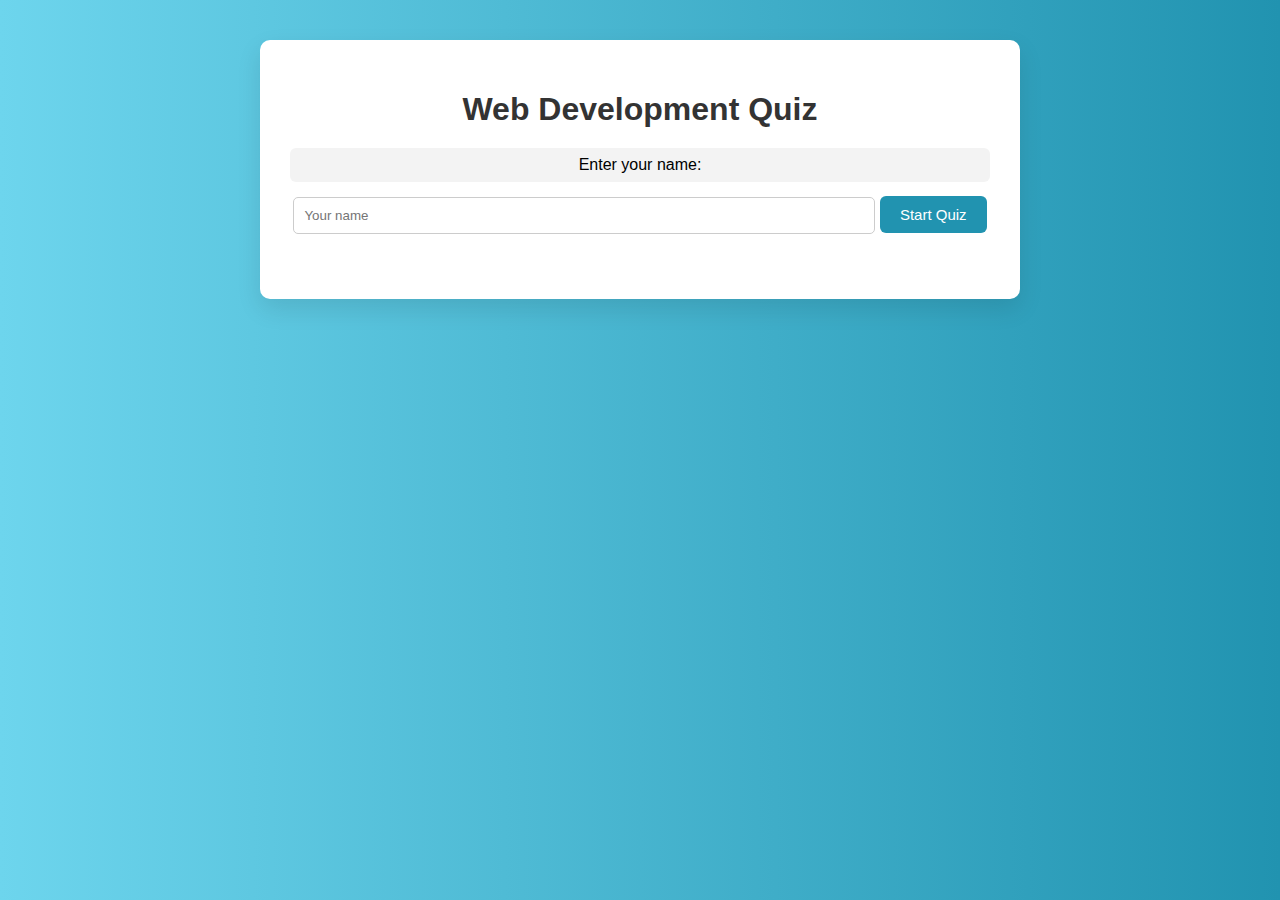
<file: INTERACTIVE QUIZ/index.html>
<!DOCTYPE html>
<html lang="en">
<head>
  <meta charset="UTF-8" />
  <meta name="viewport" content="width=device-width, initial-scale=1.0"/>
  <title>Interactive Quiz</title>
  <link rel="stylesheet" href="style.css" />
</head>
<body>
  <div class="quiz-container">
    <h1>Web Development Quiz</h1>

    <div id="login-section">
      <label for="username">Enter your name:</label>
      <input type="text" id="username" placeholder="Your name" />
      <button id="start-btn">Start Quiz</button>
    </div>

    <div id="quiz-section" style="display: none;">
      <div id="timer">Time Left: 60s</div>
      <form id="quiz-form"></form>

      <div class="nav-buttons">
        <button type="button" id="prev-btn">Previous</button>
        <button type="button" id="next-btn">Next</button>
      </div>

      <button id="submit-btn" type="button">Submit Quiz</button>
      <button id="restart-btn" type="button" style="display: none;">Restart Quiz</button>
    </div>

    <div id="result" class="result-box"></div>
    <div id="history" class="result-box"></div>
  </div>

  <script src="script.js"></script>
</body>
</html>
</file>
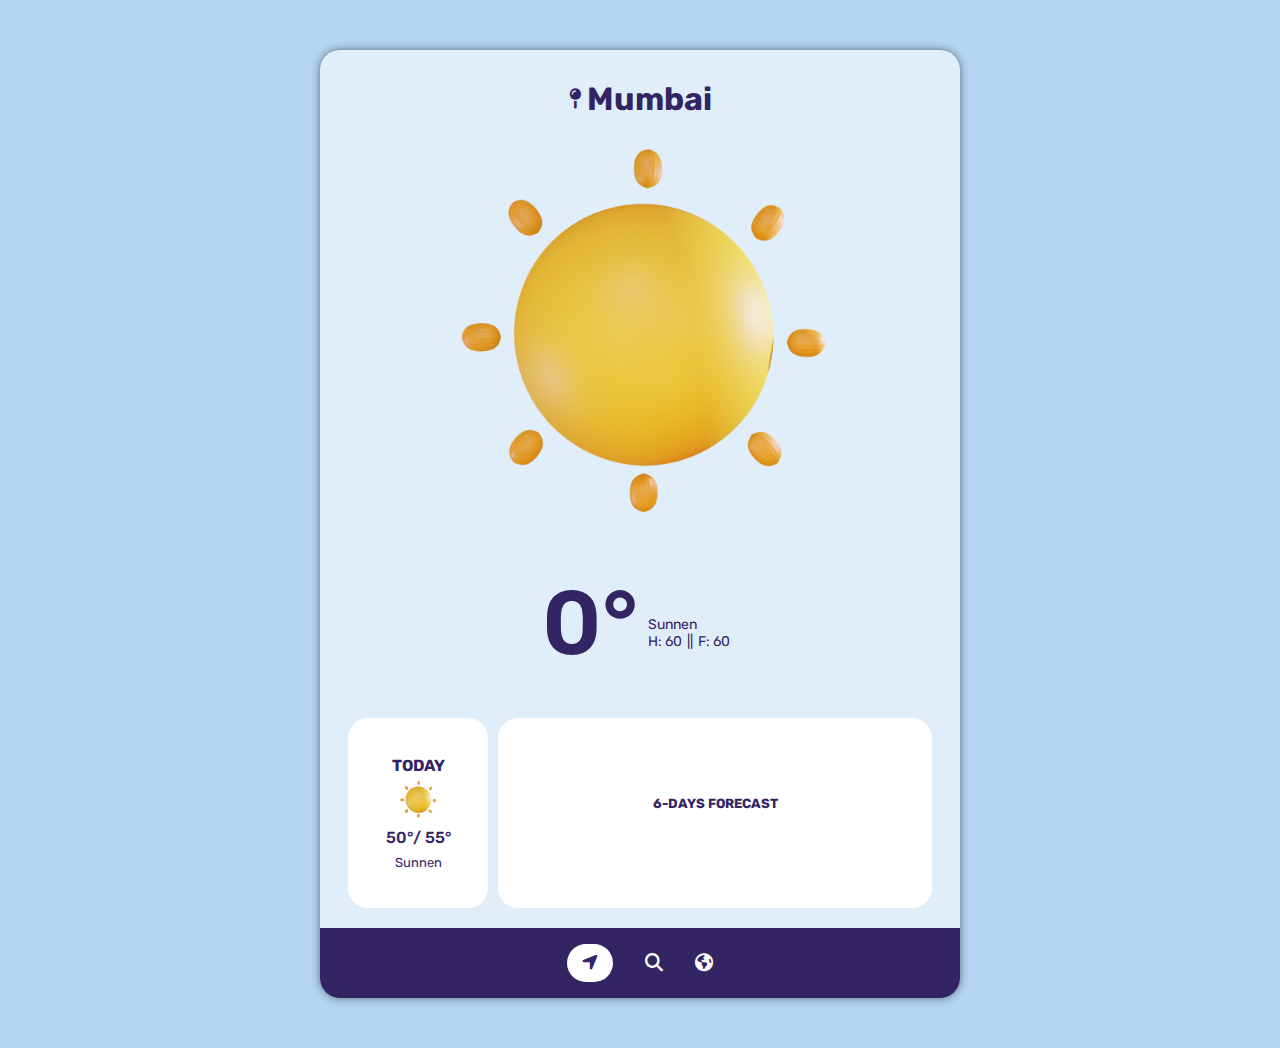
<file: WEATHER APP/weather-app--main/index.html>
<!DOCTYPE html>
<html lang="en">
  <head>
    <meta charset="UTF-8" />
    <meta name="viewport" content="width=device-width, initial-scale=1.0" />
    <!-- links -->
    <link rel="icon" type="png" href="img/icon.png" />
    <link
      rel="stylesheet"
      href="https://cdnjs.cloudflare.com/ajax/libs/font-awesome/6.4.0/css/all.min.css"
    />
    <link rel="stylesheet" href="css/style.css" />
    <!-- Title -->
    <title>Weather App</title>
  </head>

  <body>
    <!-- main section -->
    <div id="screen">
      <!-- city name -->
      <div class="city-name">
          <i class="fa-solid fa-map-pin"></i>
          <h1 id="city-name">Mumbai</h1>
        </div>
        <!-- weather icon -->
        <div class="weather-icon-css">
          <img class="weather-icon" src="img/sun.png" />
        </div>
        <!-- weather details -->
        <div class="weather-description">
          <div class="show-metric" id="metric">0°</div>
          <div class="weather-details">
            <div class="weather-main" id="weather-main">Sunnen</div>
            <div class="h-f">
              <div class="show-humidity">H: <span id="humidity">60</span></div>
              ||
              <div class="show-humidity">
                F: <span id="feels-like">60</span>
              </div>
            </div>
          </div>
        </div>
        <!-- Today-forecast -->
        <div class="forcasts-box">
          <div class="today-forecast">
            <h4>TODAY</h4>
            <div class="weather-icon-today">
              <img class="weather-icons" src="img/sun.png" />
            </div>
            <div class="temp-today">
              <span id="temp-min-today">50°</span><span>/ </span
              ><span id="temp-max-today">55°</span>
            </div>
            <div class="weather-main-today" id="weather-main">Sunnen</div>
          </div>

          <!-- 5day Forecast -->
          <div class="future-forecast">
            <h5>6-DAYS FORECAST</h5>
            <div id="future-forecast-box"></div>
          </div>
        </div>
        <!-- nav section -->
        <nav>
          <ul>
            <li>
              <a class="active" href="index.html"
                ><i class="fa-solid fa-location-arrow"></i
              ></a>
            </li>
            <li>
              <a href="search.html"
                ><i class="fa-solid fa-magnifying-glass"></i
              ></a>
            </li>
            <li>
              <a href="world.html"><i class="fa-solid fa-earth-americas"></i></a>
            </li>
          </ul>
        </nav>
      </div>
      <!-- script -->
    <script src="js/main.js"></script>
  </body>
  </html>
</file>
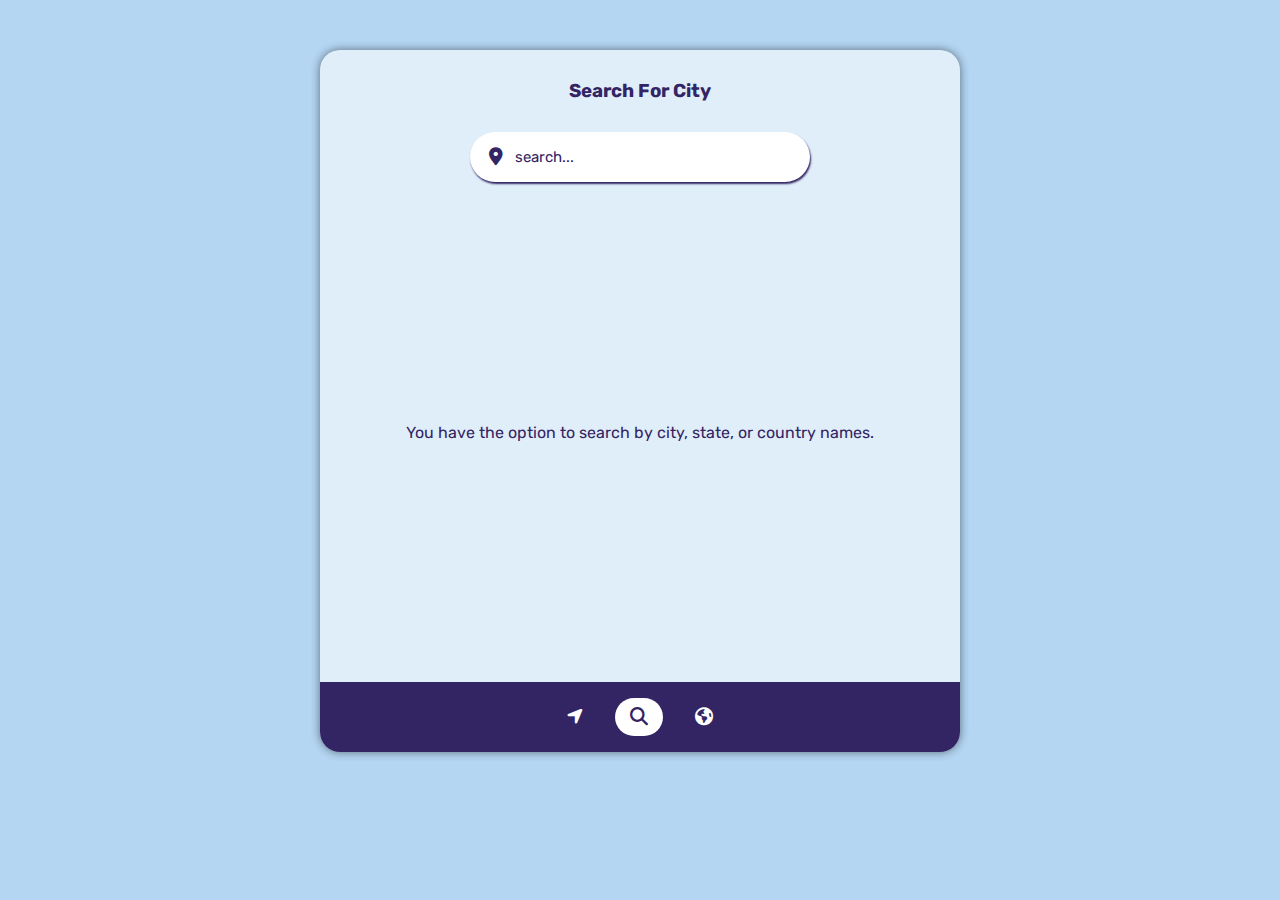
<file: WEATHER APP/weather-app--main/search.html>
<!DOCTYPE html>
<html lang="en">

<head>
  <meta charset="UTF-8">
  <meta name="viewport" content="width=device-width, initial-scale=1.0">
  <!-- links -->
  <link rel="icon" type="png" href="img/icon.png" />
  <link rel="stylesheet" href="https://cdnjs.cloudflare.com/ajax/libs/font-awesome/6.4.0/css/all.min.css" />
  <link rel="stylesheet" href="css/search.css" />
  <!-- Title -->
  <title>Document</title>
</head>

<body>
  <div id="screen">
    <!-- main section -->
    <h3>Search For City</h3>
    <!-- search -->
    <div class="search">
      <div class="search-icon"><i class="fa-solid fa-location-dot"></i></div>
      <input class="searchinput" type="text" placeholder="search...">
    </div>
    <!-- message -->
    <div class="message">
      <p>You have the option to search by city, state, or country names.</p>
    </div>
    <!-- error message -->
    <div class="error-message">
      <p>One of the specified locations (city, state, or country) was not found. Please try again</p>
    </div>
    <!-- weather -->
    <div class="return">
      <div class="box">
        <div class="weather-box">
          <div class="name">
            <div class="city-name">Landon</div>
            <div class="weather-temp">20°</div>
          </div>
          <div class="weather-icon"><img class="weather-img" src="img/haze.png" alt=""></div>
        </div>
        <!-- 1 -->
        <div class="weather-desc">
          <div class="desc-box">
            <div class="desc-icon"><i class="fa-solid fa-wind"></i></div>
            <div class="desc-name">Wind</div>
            <div class="desc-info wind">15 m/s</div>
          </div>

          <div class="desc-box">
            <div class="desc-icon"><i class="fa-solid fa-temperature-full"></i></div>
            <div class="desc-name">Pressure</div>
            <div class="desc-info pressure">15 mbar</div>
          </div>

          <div class="desc-box">
            <div class="desc-icon"><i class="fa-solid fa-droplet"></i></div>
            <div class="desc-name">Humidity</div>
            <div class="desc-info humidity">50%</div>
          </div>
        </div>
        <!-- 2 -->
        <div class="weather-desc">
          <div class="desc-box">
            <div class="desc-icon"><i class="fa-solid fa-sun"></i></div>
            <div class="desc-name">Sun Rise</div>
            <div class="desc-info sunrise">12:00:00</div>
          </div>

          <div class="desc-box">
            <div class="desc-icon"><i class="fa-solid fa-cloud-sun"></i></div>
            <div class="desc-name">Sun Set</div>
            <div class="desc-info sunset">12:00:00</div>
          </div>

        </div>
      </div>
    </div>
    <!-- nav section -->
    <nav>
      <ul>
        <li><a href="index.html"><i class="fa-solid fa-location-arrow"></i></a></li>
        <li><a class="active" href="search.html"><i class="fa-solid fa-magnifying-glass"></i></a></li>
        <li><a href="world.html"><i class="fa-solid fa-earth-americas"></i></a></li>
      </ul>
    </nav>
  </div>
  <!-- main.js -->
  <script src="js/search.js"></script>
</body>

</html>
</file>
<file: INTERACTIVE QUIZ/style.css>
body {
  font-family: 'Segoe UI', sans-serif;
  background: linear-gradient(to right, #6dd5ed, #2193b0);
  margin: 0;
  padding: 0;
  display: flex;
  justify-content: center;
  align-items: flex-start;
  min-height: 100vh;
}

.quiz-container {
  background: #ffffff;
  margin: 40px;
  padding: 30px;
  max-width: 700px;
  width: 100%;
  border-radius: 10px;
  box-shadow: 0 10px 25px rgba(0, 0, 0, 0.1);
}

.quiz-container h1 {
  text-align: center;
  color: #333;
  margin-bottom: 20px;
}

#login-section {
  text-align: center;
}

#login-section input {
  padding: 10px;
  margin: 10px 0;
  width: 80%;
  border-radius: 5px;
  border: 1px solid #ccc;
}

#timer {
  text-align: center;
  font-weight: bold;
  color: #e74c3c;
  margin-bottom: 20px;
}

.question {
  display: none;
}

label {
  display: block;
  margin: 5px 0;
  padding: 8px;
  background: #f3f3f3;
  border-radius: 6px;
  cursor: pointer;
  transition: background 0.2s ease;
}

label:hover {
  background: #e0e0e0;
}

input[type="radio"] {
  margin-right: 8px;
}

.nav-buttons {
  display: flex;
  justify-content: space-between;
  margin-top: 15px;
}

button {
  padding: 10px 20px;
  background: #2193b0;
  color: white;
  border: none;
  border-radius: 6px;
  cursor: pointer;
  font-size: 15px;
}

button:hover {
  background: #197186;
}

.result-box {
  margin-top: 25px;
  text-align: center;
  font-size: 18px;
  font-weight: bold;
  color: #333;
}
</file>
<file: WEATHER APP/weather-app--main/css/style.css>
@import url("https://fonts.googleapis.com/css2?family=Rubik:ital,wght@0,300..900;1,300..900&display=swap");
* {
  padding: 0;
  margin: 0;
  box-sizing: border-box;
  list-style: none;
  font-family: "Rubik", sans-serif;
}
:root {
  --font-color-main: #332464;
  --white-color: #fff;
}
body {
  background-color: #B4D6F3;
}

#screen {
  background-color: #E0EEFA;
  width: 100%;
  height: 100%;
}
nav {
  width: 100%;
  display: flex;
  justify-content: center;
  align-items: center;
  height: 70px;
  background-color: var(--font-color-main);
}
nav ul {
  display: flex;
  gap: 2pc;
}
nav ul li a {
  color: var(--white-color);
  font-size: 18px;
}
.active {
  background-color: var(--white-color);
  color: var(--font-color-main);
  border-radius: 100px;
  padding: 8px 15px;
}
/*  */
.city-name {
  color: var(--font-color-main);
  display: flex;
  justify-content: center;
  align-items: center;
  padding-top: 30px;
  gap: 5px;
}
.city-name i {
  font-size: 20px;
}
.weather-icon-css {
  display: flex;
  justify-content: center;
  align-items: center;
  width: 100%;
  height: 350px;
  margin-top: 10px;
}

.weather-icon-css img {
  width: 80%;
  animation: float 3s ease-in-out infinite;
}

@keyframes float {
  0%, 100% { transform: translateY(0); }
  50% { transform: translateY(-10px); }
}
.weather-description {
  height: 150px;
  margin-top: 20px;
  display: flex;
  align-items: center;
  color: var(--font-color-main);
}
.show-metric {
  padding-left: 30px;
  font-size: 90px;
  font-weight: 550;
}
.weather-details {
  font-size: 14px;
  margin: 50px 20px 30px 10px;
  width: 100px;
  display: flex;
  flex-direction: column;
}
.weather-details .h-f {
  display: flex;
  gap: 5px;
}
.forcasts-box {
  display: flex;
  justify-content: center;
  align-items: center;
  padding: 20px 10px;
  color: var(--font-color-main);
}
.today-forecast {
  width: 110px;
  height: 190px;
  border-radius: 20px;
  display: flex;
  gap: 5px;
  flex-direction: column;
  justify-content: center;
  align-items: center;
  background-color: var(--white-color);
}
.weather-icon-today img {
  width: 40px;
}
.temp-today {
  font-weight: 500;
}
.weather-main-today {
  padding: 3px 0 0 0;
  font-size: 13px;
  text-align: center;
}
.future-forecast {
  width: 70%;
  height: 190px;
  display: flex;
  justify-content: center;
  align-items: center;
  flex-direction: column;
  margin-left: 10px;
  border-radius: 20px;
  background-color: var(--white-color);
}
#future-forecast-box {
  display: grid;
  grid-auto-flow: column;
  overflow-y: auto;
  gap: 10px;
  width: 95%;
  padding: 10px 12px;
  overscroll-behavior-x: contain;
}
.weather-forecast-box {
  width: 70px;
  height: 110px;
  border-radius: 15px;
  display: flex;
  text-align: center;
  flex-direction: column;
  justify-content: center;
  align-items: center;
  gap: 2px;
  flex-shrink: 0;
  align-items: center;
  border: 1px solid var(--font-color-main);
  transition: all 0.3s ease-in-out;
}
.weather-forecast-box:hover {
  transform: translateY(-5px);
}
.day-weather {
  font-size: 15px;
}
.weather-icon-forecast img {
  width: 30px;
}
.temp-weather {
  font-size: 12px;
}
.weather-main-forecast {
  font-size: 12px;
}

@media screen and (min-width: 430px) {
  #screen {
    max-width: 50%;
    min-width: 450px;
    height: 100%;
    margin: 50px auto;
    border-radius: 20px;
    box-shadow: 0 0 10px rgba(0, 0, 0, 0.494);
  }
  nav{
    border-radius: 0 0 20px 20px;
  }
  .city-name{
    margin-top: 20px;
  }
  .weather-icon-css {
    width: 100%;
    height: 350px;
    margin-top: 40px;
  }
  .weather-icon-css img {
    width: 25rem;
  }
  .weather-description {
   display: flex;
    align-items: center;
    justify-content: center;
    margin-top: 40px;
  }
  .today-forecast{
    width: 140px;
  }
  .forcasts-box{
    justify-content: center;
    align-items: center;
  }
  .future-forecast{
    display: flex;
    justify-content: center;
    align-items: center;
    flex-direction: column;
  }
  .future-forecast {
    width: 60%;
    min-width: 70%;
  }
  .weather-forecast-box{
    width: 100px;
    min-width: 80px;
    height: 120px;
    border-radius: 20px;
    gap: 2px;
    border: 1px solid var(--font-color-main);
  }
}
</file>
<file: WEATHER APP/weather-app--main/css/search.css>
@import url("https://fonts.googleapis.com/css2?family=Rubik:ital,wght@0,300..900;1,300..900&display=swap");
* {
  padding: 0;
  margin: 0;
  box-sizing: border-box;
  list-style: none;
  font-family: "Rubik", sans-serif;
}
:root {
  --font-color-main: #332464;
  --white-color: #fff;
}
body {
  background-color: #B4D6F3;
}

#screen {
  background-color: #E0EEFA;
  width: 100%;
  height: 100vh;
  position: relative; 
}
nav {
  position: fixed;
  bottom: 0;
  left: 50%;
  transform: translateX(-50%);
  width: 100%;
  display: flex;
  justify-content: center;
  align-items: center;
  height: 70px;
  background-color: var(--font-color-main);
  z-index: 100;
}
nav ul {
  display: flex;
  gap: 2pc;
}
nav ul li a {
  color: var(--white-color);
  font-size: 18px;
}
.active {
  background-color: var(--white-color);
  color: var(--font-color-main);
  border-radius: 100px;
  padding: 8px 15px;
}
/*  */
h3 {
  color: var(--font-color-main);
  text-align: center;
  padding: 30px 0;
}
.search {
  width: 340px;
  height: 50px;
  margin-left: auto;
  margin-right: auto;
  border-radius: 40px;
  display: flex;
  justify-content: center;
  align-items: center;
  box-shadow: 1px 2px 2px var(--font-color-main);
  background-color: var(--white-color);
}
.search-icon {
  width: 18px;
  height: 50px;
  display: flex;
  border-radius: 20px;
  justify-content: center;
  align-items: center;
}
.search-icon i {
  font-size: 18px;
  color: var(--font-color-main);
}
.search input {
  width: 85%;
  padding: 10px;
  font-size: 15px;
  color: var(--font-color-main);
  border: none;
  outline: none;
}
.search input::placeholder {
  color: var(--font-color-main);
}
/*  */
.error-message {
  display: none;
}
.error-message p {
  width: 100%;
  height: 500px;
  display: flex;
  justify-content: center;
  align-items: center;
  color: var(--font-color-main);
  text-align: center;
  padding: 40px;
}
/*  */
.message {
  display: block;
}
.message p {
  width: 100%;
  height: 500px;
  display: flex;
  justify-content: center;
  align-items: center;
  color: var(--font-color-main);
  text-align: center;
  padding: 50px;
}
/*  */
.return {
  display: none;
}
.box {
  max-width: 400px;
  height: auto;
  display: grid;
  place-content: center;
  margin: 50px auto;
}
.weather-box {
  height: 200px;
  max-width: 350px;
  border-radius: 40px;
  margin-top: 10px;
  display: flex;
  justify-content: center;
  align-items: center;
  background-color: var(--font-color-main);
}
.name {
  padding-left: 40px;
  width: 220px;
  display: flex;
  flex-direction: column;
  gap: 5px;
  color: var(--white-color);
  height: auto;
}
.city-name {
  font-size: 20px;
}
.weather-temp {
  font-size: 60px;
}
.weather-icon {
  padding: 0 20px;
  width: 250px;
  height: 250px;
  display: flex;
  align-items: center;
  justify-content: center;
}
.weather-icon img {
  width: 100%;
}
/*  */
.weather-desc {
  display: flex;
  justify-content: center;
  column-gap: 10px;
}
.desc-box {
  width: 100px;
  display: grid;
  padding: 15px;
  gap: 5px;
  height: 110px;
  margin-top: 10px;
  border-radius: 20px;
  justify-content: start;
  align-items: center;
  color: var(--white-color);
  background-color: var(--font-color-main);
}

@media screen and (min-width: 430px) {
  #screen {
    max-width: 50%;
    min-width: 450px;
    height: 100%;
    margin: 50px auto;
    border-radius: 20px;
    box-shadow: 0 0 10px rgba(0, 0, 0, 0.494);
    margin-bottom: 120px; /* Add space for fixed nav */
  }
  nav {
    border-radius: 20px;
    border-radius: 0 0 20px 20px;
    width: 100%;
    bottom: 0;
    position: relative;
  }
  .box{
    max-width: 500px;
  }
  .weather-box {
    max-width: 400px;
    height: 200px;
  }
  .desc-box{
    width: 120px;
    height: 120px;
  } 
}
</file>
